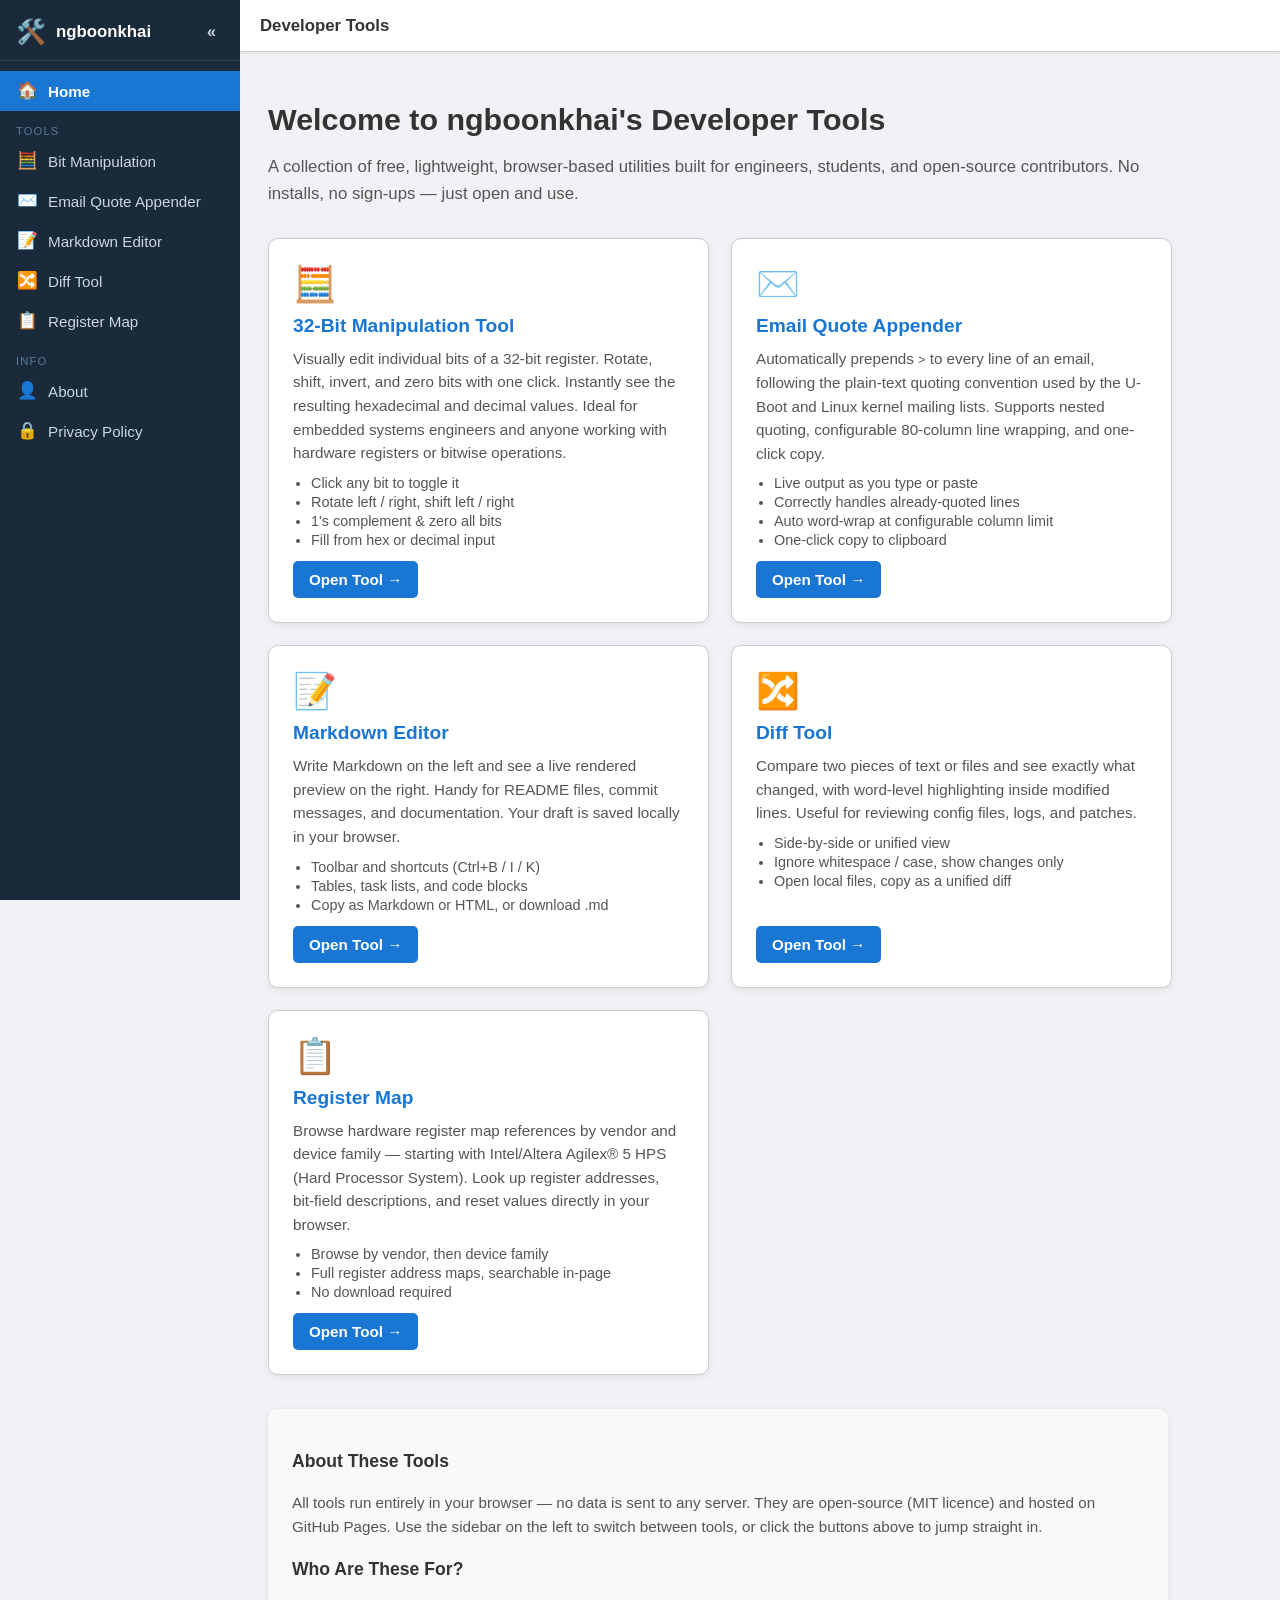
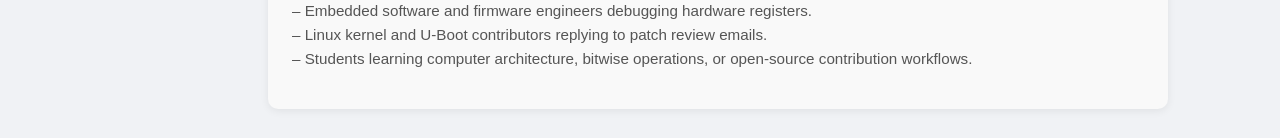
<file: index.html>
<!--
  MIT License
  Copyright (c) 2025 ngboonkhai
-->
<!DOCTYPE html>
<html lang="en">
<head>
  <meta charset="UTF-8">
  <meta name="viewport" content="width=device-width, initial-scale=1.0">
  <title>ngboonkhai – Developer Tools</title>
  <meta name="description" content="Free browser-based developer tools by ngboonkhai — bit manipulation, email quote appender, Markdown editor, diff tool, and more.">
  <link rel="stylesheet" href="style.css">
  <script async src="https://pagead2.googlesyndication.com/pagead/js/adsbygoogle.js?client=ca-pub-5171079448310757"
    crossorigin="anonymous"></script>
</head>
<body>

  <!-- ── Sidebar ────────────────────────────────────── -->
  <nav class="sidebar" id="sidebar">
    <div class="sidebar-header">
      <span class="sidebar-logo">🛠️</span>
      <span class="sidebar-title">ngboonkhai</span>
      <button class="sidebar-collapse" id="sidebarCollapse" aria-label="Collapse menu" title="Collapse menu">«</button>
      <button class="sidebar-close" id="sidebarClose" aria-label="Close menu">✕</button>
    </div>

    <ul class="nav-list">
      <li>
        <a href="#" class="nav-item active" data-view="home" title="Home">
          <span class="nav-icon">🏠</span><span class="nav-label"> Home</span>
        </a>
      </li>
      <li class="nav-section-label">Tools</li>
      <li>
        <a href="#" class="nav-item" data-view="bit-tool" title="Bit Manipulation">
          <span class="nav-icon">🧮</span><span class="nav-label"> Bit Manipulation</span>
        </a>
      </li>
      <li>
        <a href="#" class="nav-item" data-view="quote-tool" title="Email Quote Appender">
          <span class="nav-icon">✉️</span><span class="nav-label"> Email Quote Appender</span>
        </a>
      </li>
      <li>
        <a href="#" class="nav-item" data-view="markdown-tool" title="Markdown Editor">
          <span class="nav-icon">📝</span><span class="nav-label"> Markdown Editor</span>
        </a>
      </li>
      <li>
        <a href="#" class="nav-item" data-view="diff-tool" title="Diff Tool">
          <span class="nav-icon">🔀</span><span class="nav-label"> Diff Tool</span>
        </a>
      </li>
      <li>
        <a href="#" class="nav-item" data-view="regmap-browse" title="Register Map">
          <span class="nav-icon">📋</span><span class="nav-label"> Register Map</span>
        </a>
      </li>
      <li class="nav-section-label">Info</li>
      <li>
        <a href="about.html" class="nav-item" title="About">
          <span class="nav-icon">👤</span><span class="nav-label"> About</span>
        </a>
      </li>
      <li>
        <a href="privacy.html" class="nav-item" title="Privacy Policy">
          <span class="nav-icon">🔒</span><span class="nav-label"> Privacy Policy</span>
        </a>
      </li>
    </ul>
  </nav>

  <!-- ── Overlay (mobile) ───────────────────────────── -->
  <div class="overlay" id="overlay"></div>

  <!-- ── Main ──────────────────────────────────────── -->
  <div class="main-wrapper">
    <header class="topbar">
      <button class="hamburger" id="hamburger" aria-label="Open menu">☰</button>
      <span class="topbar-title" id="topbarTitle">Developer Tools</span>
    </header>

    <!-- Home view -->
    <main class="content" id="viewHome">
      <h1>Welcome to ngboonkhai's Developer Tools</h1>
      <p class="lead">
        A collection of free, lightweight, browser-based utilities built for
        engineers, students, and open-source contributors. No installs, no
        sign-ups — just open and use.
      </p>

      <div class="tool-cards">

        <div class="tool-card">
          <div class="tool-card-icon">🧮</div>
          <h2>32-Bit Manipulation Tool</h2>
          <p>
            Visually edit individual bits of a 32-bit register. Rotate, shift,
            invert, and zero bits with one click. Instantly see the resulting
            hexadecimal and decimal values. Ideal for embedded systems engineers
            and anyone working with hardware registers or bitwise operations.
          </p>
          <ul>
            <li>Click any bit to toggle it</li>
            <li>Rotate left / right, shift left / right</li>
            <li>1's complement &amp; zero all bits</li>
            <li>Fill from hex or decimal input</li>
          </ul>
          <button class="card-btn" data-view="bit-tool">Open Tool →</button>
        </div>

        <div class="tool-card">
          <div class="tool-card-icon">✉️</div>
          <h2>Email Quote Appender</h2>
          <p>
            Automatically prepends <code>&gt;</code> to every line of an email,
            following the plain-text quoting convention used by the U-Boot and
            Linux kernel mailing lists. Supports nested quoting, configurable
            80-column line wrapping, and one-click copy.
          </p>
          <ul>
            <li>Live output as you type or paste</li>
            <li>Correctly handles already-quoted lines</li>
            <li>Auto word-wrap at configurable column limit</li>
            <li>One-click copy to clipboard</li>
          </ul>
          <button class="card-btn" data-view="quote-tool">Open Tool →</button>
        </div>

        <div class="tool-card">
          <div class="tool-card-icon">📝</div>
          <h2>Markdown Editor</h2>
          <p>
            Write Markdown on the left and see a live rendered preview on the
            right. Handy for README files, commit messages, and documentation.
            Your draft is saved locally in your browser.
          </p>
          <ul>
            <li>Toolbar and shortcuts (Ctrl+B / I / K)</li>
            <li>Tables, task lists, and code blocks</li>
            <li>Copy as Markdown or HTML, or download .md</li>
          </ul>
          <button class="card-btn" data-view="markdown-tool">Open Tool →</button>
        </div>

        <div class="tool-card">
          <div class="tool-card-icon">🔀</div>
          <h2>Diff Tool</h2>
          <p>
            Compare two pieces of text or files and see exactly what changed,
            with word-level highlighting inside modified lines. Useful for
            reviewing config files, logs, and patches.
          </p>
          <ul>
            <li>Side-by-side or unified view</li>
            <li>Ignore whitespace / case, show changes only</li>
            <li>Open local files, copy as a unified diff</li>
          </ul>
          <button class="card-btn" data-view="diff-tool">Open Tool →</button>
        </div>

        <div class="tool-card">
          <div class="tool-card-icon">📋</div>
          <h2>Register Map</h2>
          <p>
            Browse hardware register map references by vendor and device
            family — starting with Intel/Altera Agilex® 5 HPS (Hard Processor
            System). Look up register addresses, bit-field descriptions, and
            reset values directly in your browser.
          </p>
          <ul>
            <li>Browse by vendor, then device family</li>
            <li>Full register address maps, searchable in-page</li>
            <li>No download required</li>
          </ul>
          <button class="card-btn" data-view="regmap-browse">Open Tool →</button>
        </div>

      </div>

      <div class="tool-info">
        <h2>About These Tools</h2>
        <p>
          All tools run entirely in your browser — no data is sent to any server.
          They are open-source (MIT licence) and hosted on GitHub Pages.
          Use the sidebar on the left to switch between tools, or click the
          buttons above to jump straight in.
        </p>
        <h2>Who Are These For?</h2>
        <p>
          – Embedded software and firmware engineers debugging hardware registers.<br>
          – Linux kernel and U-Boot contributors replying to patch review emails.<br>
          – Students learning computer architecture, bitwise operations, or
          open-source contribution workflows.
        </p>
      </div>
    </main>

    <!-- Register Map browse view (vendor → device picker) -->
    <main class="content hidden" id="viewRegmapBrowse">
      <nav class="breadcrumb" id="regmapBreadcrumb" aria-label="Breadcrumb"></nav>
      <h1 id="regmapBrowseTitle">Register Map</h1>
      <p class="lead" id="regmapBrowseLead">
        Choose a vendor to browse its available register map references.
      </p>
      <div class="tool-cards" id="regmapCards"></div>
      <p class="disclaimer">
        <strong>Disclaimer:</strong> Register map data shown here is sourced
        from each vendor's official documentation and is provided as-is for
        convenience only. We take no responsibility for the accuracy,
        completeness, or currency of this data — you are solely responsible
        for verifying it against the official source before relying on it.
        For the Agilex® 5 HPS register map, the original document is
        published by Altera at
        <a href="https://docs.altera.com/v/u/resources/775831/agilextm-5-hps-register-map" target="_blank" rel="noopener">
          docs.altera.com</a>, where you can also download it directly.
      </p>
    </main>

    <!-- Tool iframes (hidden until selected) -->
    <div class="iframe-view hidden" id="viewBitTool">
      <iframe src="tools/web.bit-manipulation-tool/index.html"
              title="32-Bit Manipulation Tool"
              loading="lazy"></iframe>
    </div>
    <div class="iframe-view hidden" id="viewQuoteTool">
      <iframe src="tools/web.email-quote-appender/index.html"
              title="Email Quote Appender"
              loading="lazy"></iframe>
    </div>
    <div class="iframe-view hidden" id="viewMarkdownTool">
      <iframe src="tools/markdown-editor/index.html"
              title="Markdown Editor"
              loading="lazy"></iframe>
    </div>
    <div class="iframe-view hidden" id="viewDiffTool">
      <iframe src="tools/diff-tool/index.html"
              title="Diff Tool"
              loading="lazy"></iframe>
    </div>
    <div class="iframe-view hidden" id="viewRegmapFrame">
      <div class="iframe-toolbar">
        <button type="button" class="back-btn" id="regmapBackBtn">← Back to Register Map</button>
        <span class="iframe-toolbar-disclaimer">
          Data provided as-is, no responsibility taken — see
          <a href="#" id="regmapSourceLink" target="_blank" rel="noopener">official source</a>.
        </span>
        <a href="#" id="regmapNewTabLink" target="_blank" rel="noopener" class="new-tab-link">Open in new tab ↗</a>
      </div>
      <div class="iframe-loading" id="regmapLoading">Loading register map… this file is large and may take a moment.</div>
      <iframe id="regmapIframe" title="Register Map" loading="eager"></iframe>
    </div>

  </div><!-- /.main-wrapper -->

  <script src="script.js"></script>
</body>
</html>
</file>
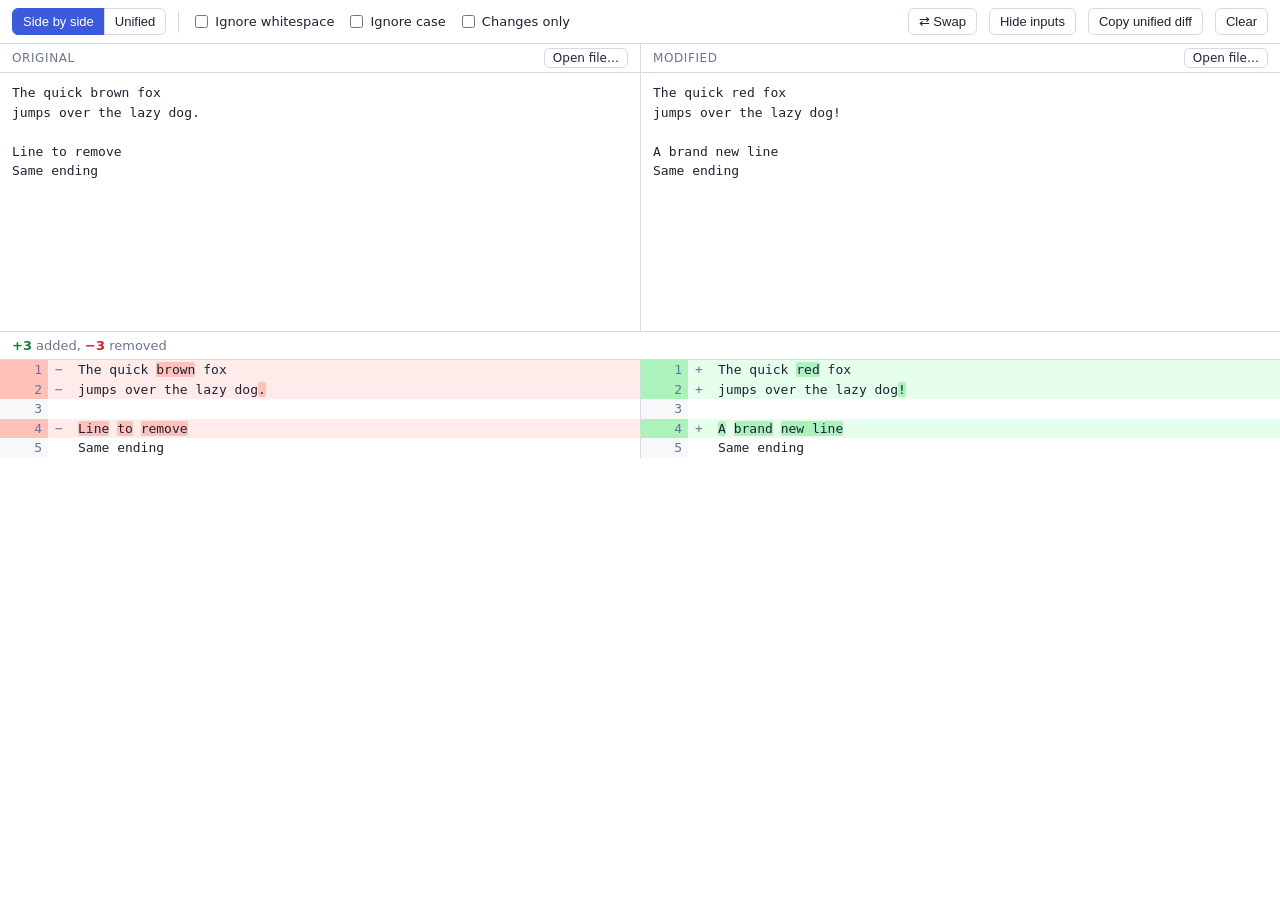
<file: tools/diff-tool/index.html>
<!--
  MIT License
  Copyright (c) 2025 ngboonkhai
-->
<!DOCTYPE html>
<html lang="en">
<head>
<meta charset="UTF-8">
<meta name="viewport" content="width=device-width, initial-scale=1.0">
<title>Diff Tool</title>
<style>
  :root { --bg:#f4f6fb; --panel:#fff; --border:#d5dae6; --accent:#3b5bdb; --text:#1c2333; --muted:#6b7490;
          --add-bg:#e6ffec; --add-strong:#abf2bc; --del-bg:#ffebe9; --del-strong:#ffc1ba; --chg-gutter:#f6f8fa; }
  * { box-sizing: border-box; }
  html, body { height: 100%; margin: 0; }
  body { display: flex; flex-direction: column; background: var(--bg); color: var(--text);
         font-family: system-ui, -apple-system, "Segoe UI", Roboto, sans-serif; }
  .toolbar { display: flex; flex-wrap: wrap; gap: 8px 12px; align-items: center; padding: 8px 12px;
             background: var(--panel); border-bottom: 1px solid var(--border); font-size: 13px; }
  .toolbar button, .file-btn { padding: 5px 10px; border: 1px solid var(--border); background: #fff; color: var(--text);
                    border-radius: 6px; cursor: pointer; font-size: 13px; }
  .toolbar button:hover, .file-btn:hover { border-color: var(--accent); color: var(--accent); }
  .toolbar label { display: inline-flex; align-items: center; gap: 4px; cursor: pointer; }
  .toolbar .sep { width: 1px; height: 22px; background: var(--border); }
  .toolbar .spacer { flex: 1; }
  .seg { display: inline-flex; }
  .seg button { border-radius: 0; margin-left: -1px; }
  .seg button:first-child { border-radius: 6px 0 0 6px; margin-left: 0; }
  .seg button:last-child { border-radius: 0 6px 6px 0; }
  .seg button.on { background: var(--accent); color: #fff; border-color: var(--accent); }
  .seg button.on:hover { color: #fff; }

  .inputs { display: grid; grid-template-columns: 1fr 1fr; height: 32%; min-height: 120px; border-bottom: 1px solid var(--border); }
  .inputs.collapsed { display: none; }
  .in-pane { display: flex; flex-direction: column; min-width: 0; min-height: 0; }
  .in-pane + .in-pane { border-left: 1px solid var(--border); }
  .pane-title { display: flex; align-items: center; justify-content: space-between; padding: 4px 12px; font-size: 12px;
                text-transform: uppercase; letter-spacing: .05em; color: var(--muted); background: var(--panel);
                border-bottom: 1px solid var(--border); }
  .file-btn { text-transform: none; letter-spacing: 0; font-size: 12px; padding: 2px 8px; }
  .file-btn input { display: none; }
  textarea { flex: 1; width: 100%; border: 0; resize: none; padding: 10px 12px; outline: none; white-space: pre;
             font: 13px/1.5 ui-monospace, SFMono-Regular, Menlo, Consolas, monospace; background: #fff; color: var(--text); tab-size: 4; }

  .summary { padding: 6px 12px; font-size: 13px; background: var(--panel); border-bottom: 1px solid var(--border); color: var(--muted); }
  .summary .add { color: #1a7f37; font-weight: 600; }
  .summary .del { color: #cf222e; font-weight: 600; }
  .summary .same { color: #1a7f37; font-weight: 600; }
  #result { flex: 1; overflow: auto; background: #fff; min-height: 0; }
  table.diff { border-collapse: collapse; width: 100%; table-layout: fixed;
               font: 13px/1.5 ui-monospace, SFMono-Regular, Menlo, Consolas, monospace; }
  table.diff td { padding: 0 8px; vertical-align: top; white-space: pre-wrap; overflow-wrap: anywhere; }
  table.diff td.no { width: 48px; text-align: right; color: var(--muted); background: var(--chg-gutter); user-select: none; padding: 0 6px; }
  table.diff td.mk { width: 22px; text-align: center; color: var(--muted); user-select: none; padding: 0; }
  table.diff td.add { background: var(--add-bg); }
  table.diff td.del { background: var(--del-bg); }
  table.diff td.empty { background: var(--chg-gutter); }
  table.diff td.no.add { background: var(--add-strong); }
  table.diff td.no.del { background: var(--del-strong); }
  table.diff td.l { border-right: 1px solid var(--border); }
  table.diff mark.a { background: var(--add-strong); color: inherit; border-radius: 2px; }
  table.diff mark.d { background: var(--del-strong); color: inherit; border-radius: 2px; }
  table.diff tr.skip td { background: #ddf4ff; color: #0550ae; text-align: center; font-style: italic; padding: 3px; cursor: pointer; }
  .placeholder { padding: 24px; color: var(--muted); text-align: center; }
  @media (max-width: 720px) { .inputs { grid-template-columns: 1fr; height: 45%; } .in-pane + .in-pane { border-left: 0; border-top: 1px solid var(--border); } }
</style>
</head>
<body>

<div class="toolbar">
  <span class="seg" role="group" aria-label="View mode">
    <button id="vSplit" class="on">Side by side</button>
    <button id="vUnified">Unified</button>
  </span>
  <span class="sep"></span>
  <label><input type="checkbox" id="optWs"> Ignore whitespace</label>
  <label><input type="checkbox" id="optCase"> Ignore case</label>
  <label><input type="checkbox" id="optCtx"> Changes only</label>
  <span class="spacer"></span>
  <button id="swap" title="Swap original and modified">⇄ Swap</button>
  <button id="toggleInputs">Hide inputs</button>
  <button id="copyPatch">Copy unified diff</button>
  <button id="clear">Clear</button>
</div>

<div class="inputs" id="inputs">
  <div class="in-pane">
    <div class="pane-title"><span>Original</span><label class="file-btn">Open file…<input type="file" id="fileA"></label></div>
    <textarea id="taA" spellcheck="false" placeholder="Paste the original text here…"></textarea>
  </div>
  <div class="in-pane">
    <div class="pane-title"><span>Modified</span><label class="file-btn">Open file…<input type="file" id="fileB"></label></div>
    <textarea id="taB" spellcheck="false" placeholder="Paste the modified text here…"></textarea>
  </div>
</div>

<div class="summary" id="summary"></div>
<div id="result"></div>

<script>
(function () {
  const $ = id => document.getElementById(id);
  const taA = $('taA'), taB = $('taB'), result = $('result'), summary = $('summary');
  const optWs = $('optWs'), optCase = $('optCase'), optCtx = $('optCtx');
  const CONTEXT = 3;
  const MAX_CELLS = 16e6; // cap on the LCS table size to keep the page responsive
  let mode = 'split';
  let lastOps = [];

  const esc = s => s.replace(/&/g, '&amp;').replace(/</g, '&lt;').replace(/>/g, '&gt;');
  const toLines = t => { if (!t) return []; const l = t.replace(/\r\n?/g, '\n').split('\n'); if (l[l.length - 1] === '') l.pop(); return l; };

  function keyOf(s) {
    if (optWs.checked) s = s.trim().replace(/\s+/g, ' ');
    if (optCase.checked) s = s.toLowerCase();
    return s;
  }

  // Generic LCS diff over two key arrays. Returns [{t:'eq'|'del'|'add', i, j}] with indexes into a/b.
  function diffSeq(ka, kb) {
    const n = ka.length, m = kb.length;
    let s = 0;
    while (s < n && s < m && ka[s] === kb[s]) s++;
    let e = 0;
    while (e < n - s && e < m - s && ka[n - 1 - e] === kb[m - 1 - e]) e++;
    const ops = [];
    for (let k = 0; k < s; k++) ops.push({ t: 'eq', i: k, j: k });

    const N = n - s - e, M = m - s - e;
    if (N && M && N * M > MAX_CELLS) {
      for (let k = 0; k < N; k++) ops.push({ t: 'del', i: s + k });
      for (let k = 0; k < M; k++) ops.push({ t: 'add', j: s + k });
    } else if (!N || !M) {
      for (let k = 0; k < N; k++) ops.push({ t: 'del', i: s + k });
      for (let k = 0; k < M; k++) ops.push({ t: 'add', j: s + k });
    } else {
      const W = M + 1;
      const dp = new Uint32Array((N + 1) * W);
      for (let x = N - 1; x >= 0; x--) {
        for (let y = M - 1; y >= 0; y--) {
          dp[x * W + y] = ka[s + x] === kb[s + y] ? dp[(x + 1) * W + y + 1] + 1
            : Math.max(dp[(x + 1) * W + y], dp[x * W + y + 1]);
        }
      }
      let x = 0, y = 0;
      while (x < N && y < M) {
        if (ka[s + x] === kb[s + y]) { ops.push({ t: 'eq', i: s + x, j: s + y }); x++; y++; }
        else if (dp[(x + 1) * W + y] >= dp[x * W + y + 1]) ops.push({ t: 'del', i: s + x++ });
        else ops.push({ t: 'add', j: s + y++ });
      }
      while (x < N) ops.push({ t: 'del', i: s + x++ });
      while (y < M) ops.push({ t: 'add', j: s + y++ });
    }
    for (let k = e; k > 0; k--) ops.push({ t: 'eq', i: n - k, j: m - k });
    return ops;
  }

  // Word-level highlight for a changed line pair.
  function wordDiff(a, b) {
    const tok = s => s.match(/\s+|\w+|[^\w\s]/g) || [];
    const ta = tok(a), tb = tok(b);
    if (ta.length * tb.length > 250000) return [esc(a), esc(b)];
    const ops = diffSeq(ta, tb);
    let l = '', r = '';
    const flush = (arr, cls) => arr.length ? '<mark class="' + cls + '">' + esc(arr.join('')) + '</mark>' : '';
    let dels = [], adds = [];
    const settle = () => { l += flush(dels, 'd'); r += flush(adds, 'a'); dels = []; adds = []; };
    ops.forEach(o => {
      if (o.t === 'eq') { settle(); l += esc(ta[o.i]); r += esc(tb[o.j]); }
      else if (o.t === 'del') dels.push(ta[o.i]);
      else adds.push(tb[o.j]);
    });
    settle();
    return [l, r];
  }

  // Turn ops into display rows, pairing deleted/added lines inside each change block.
  function buildRows(ops, A, B) {
    const rows = [];
    let k = 0;
    while (k < ops.length) {
      if (ops[k].t === 'eq') {
        rows.push({ t: 'eq', l: esc(A[ops[k].i]), r: esc(B[ops[k].j]), ln: ops[k].i + 1, rn: ops[k].j + 1 });
        k++; continue;
      }
      const dels = [], adds = [];
      while (k < ops.length && ops[k].t !== 'eq') { (ops[k].t === 'del' ? dels : adds).push(ops[k]); k++; }
      const p = Math.min(dels.length, adds.length);
      for (let q = 0; q < p; q++) {
        const [l, r] = wordDiff(A[dels[q].i], B[adds[q].j]);
        rows.push({ t: 'chg', l, r, ln: dels[q].i + 1, rn: adds[q].j + 1 });
      }
      for (let q = p; q < dels.length; q++) rows.push({ t: 'del', l: esc(A[dels[q].i]), ln: dels[q].i + 1 });
      for (let q = p; q < adds.length; q++) rows.push({ t: 'add', r: esc(B[adds[q].j]), rn: adds[q].j + 1 });
    }
    return rows;
  }

  // Collapse long runs of unchanged rows into a clickable placeholder.
  function collapse(rows) {
    if (!optCtx.checked) return rows.map(r => ({ row: r }));
    const keep = new Array(rows.length).fill(false);
    rows.forEach((r, i) => {
      if (r.t === 'eq') return;
      for (let d = -CONTEXT; d <= CONTEXT; d++) if (rows[i + d]) keep[i + d] = true;
    });
    const out = [];
    for (let i = 0; i < rows.length; i++) {
      if (keep[i]) { out.push({ row: rows[i] }); continue; }
      let j = i;
      while (j < rows.length && !keep[j]) j++;
      out.push({ skip: rows.slice(i, j) });
      i = j - 1;
    }
    return out;
  }

  const cell = (cls, no, mk, html) =>
    '<td class="no ' + cls + '">' + (no || '') + '</td><td class="mk ' + cls + '">' + mk + '</td><td class="' + cls + '">' + (html || '') + '</td>';

  function rowHtml(r) {
    if (mode === 'split') {
      let left, right;
      if (r.t === 'eq') { left = cell('', r.ln, '', r.l); right = cell('', r.rn, '', r.r); }
      else if (r.t === 'chg') { left = cell('del', r.ln, '−', r.l); right = cell('add', r.rn, '+', r.r); }
      else if (r.t === 'del') { left = cell('del', r.ln, '−', r.l); right = cell('empty', '', '', ''); }
      else { left = cell('empty', '', '', ''); right = cell('add', r.rn, '+', r.r); }
      return '<tr>' + left + right + '</tr>';
    }
    // Unified: changed pairs expand into a removed line followed by an added line.
    const u = (cls, ln, rn, mk, html) =>
      '<tr><td class="no ' + cls + '">' + (ln || '') + '</td><td class="no ' + cls + '">' + (rn || '') + '</td><td class="mk ' + cls + '">' + mk + '</td><td class="' + cls + '">' + html + '</td></tr>';
    if (r.t === 'eq') return u('', r.ln, r.rn, '', r.l);
    if (r.t === 'chg') return u('del', r.ln, '', '−', r.l) + u('add', '', r.rn, '+', r.r);
    if (r.t === 'del') return u('del', r.ln, '', '−', r.l);
    return u('add', '', r.rn, '+', r.r);
  }

  function unifiedPatch(ops, A, B) {
    const changed = [];
    ops.forEach((o, i) => { if (o.t !== 'eq') changed.push(i); });
    if (!changed.length) return '';
    const hunks = [];
    changed.forEach(i => {
      const s = Math.max(0, i - CONTEXT), e = Math.min(ops.length - 1, i + CONTEXT);
      const last = hunks[hunks.length - 1];
      if (last && s <= last[1] + 1) last[1] = e; else hunks.push([s, e]);
    });
    const out = ['--- original', '+++ modified'];
    hunks.forEach(([s, e]) => {
      let aBefore = 0, bBefore = 0, aCnt = 0, bCnt = 0;
      for (let k = 0; k < s; k++) { if (ops[k].t !== 'add') aBefore++; if (ops[k].t !== 'del') bBefore++; }
      const body = [];
      for (let k = s; k <= e; k++) {
        const o = ops[k];
        if (o.t === 'eq') { body.push(' ' + A[o.i]); aCnt++; bCnt++; }
        else if (o.t === 'del') { body.push('-' + A[o.i]); aCnt++; }
        else { body.push('+' + B[o.j]); bCnt++; }
      }
      out.push('@@ -' + (aCnt ? aBefore + 1 : aBefore) + ',' + aCnt + ' +' + (bCnt ? bBefore + 1 : bBefore) + ',' + bCnt + ' @@');
      out.push(...body);
    });
    return out.join('\n') + '\n';
  }

  function compare() {
    const A = toLines(taA.value), B = toLines(taB.value);
    if (!A.length && !B.length) {
      lastOps = [];
      summary.textContent = '';
      result.innerHTML = '<div class="placeholder">Paste or open two texts above to compare them.</div>';
      return;
    }
    const ops = diffSeq(A.map(keyOf), B.map(keyOf));
    lastOps = { ops, A, B };
    const adds = ops.filter(o => o.t === 'add').length, dels = ops.filter(o => o.t === 'del').length;

    if (!adds && !dels) {
      summary.innerHTML = '<span class="same">✓ No differences</span>' + (A.join('\n') !== B.join('\n') ? ' (ignoring the selected options)' : '');
    } else {
      summary.innerHTML = '<span class="add">+' + adds + '</span> added, <span class="del">−' + dels + '</span> removed';
    }

    const items = collapse(buildRows(ops, A, B));
    const cols = mode === 'split' ? 6 : 4;
    const colgroup = mode === 'split' ? '<colgroup><col style="width:48px"><col style="width:22px"><col><col style="width:48px"><col style="width:22px"><col></colgroup>'
      : '<colgroup><col style="width:48px"><col style="width:48px"><col style="width:22px"><col></colgroup>';
    const body = items.map((it, idx) => it.row ? rowHtml(it.row)
      : '<tr class="skip" data-skip="' + idx + '"><td colspan="' + cols + '">⋯ ' + it.skip.length + ' unchanged line' + (it.skip.length === 1 ? '' : 's') + ' (click to expand)</td></tr>').join('');
    result.innerHTML = '<table class="diff">' + colgroup + '<tbody>' + body + '</tbody></table>';

    result.querySelectorAll('tr.skip').forEach(tr => tr.addEventListener('click', () => {
      tr.outerHTML = items[+tr.dataset.skip].skip.map(rowHtml).join('');
    }));
    if (mode === 'split') result.querySelectorAll('tr').forEach(tr => { const c = tr.children[2]; if (c) c.classList.add('l'); });
  }

  let timer;
  const schedule = () => { clearTimeout(timer); timer = setTimeout(compare, 150); };

  [taA, taB].forEach(t => t.addEventListener('input', schedule));
  [optWs, optCase, optCtx].forEach(o => o.addEventListener('change', compare));

  function setMode(m) {
    mode = m;
    $('vSplit').classList.toggle('on', m === 'split');
    $('vUnified').classList.toggle('on', m === 'unified');
    compare();
  }
  $('vSplit').addEventListener('click', () => setMode('split'));
  $('vUnified').addEventListener('click', () => setMode('unified'));

  $('swap').addEventListener('click', () => { const t = taA.value; taA.value = taB.value; taB.value = t; compare(); });
  $('clear').addEventListener('click', () => { taA.value = ''; taB.value = ''; compare(); });
  $('toggleInputs').addEventListener('click', e => {
    const c = $('inputs').classList.toggle('collapsed');
    e.currentTarget.textContent = c ? 'Show inputs' : 'Hide inputs';
  });

  $('copyPatch').addEventListener('click', async e => {
    const btn = e.currentTarget, old = btn.textContent;
    const patch = lastOps.ops ? unifiedPatch(lastOps.ops, lastOps.A, lastOps.B) : '';
    if (!patch) { btn.textContent = 'Nothing to copy'; setTimeout(() => { btn.textContent = old; }, 1200); return; }
    try { await navigator.clipboard.writeText(patch); }
    catch (err) {
      const ta = document.createElement('textarea');
      ta.value = patch; document.body.appendChild(ta); ta.select();
      document.execCommand('copy'); ta.remove();
    }
    btn.textContent = 'Copied ✓';
    setTimeout(() => { btn.textContent = old; }, 1200);
  });

  function loadFile(input, target) {
    input.addEventListener('change', () => {
      const f = input.files[0];
      if (!f) return;
      const rd = new FileReader();
      rd.onload = () => { target.value = rd.result; input.value = ''; compare(); };
      rd.readAsText(f);
    });
  }
  loadFile($('fileA'), taA);
  loadFile($('fileB'), taB);

  taA.value = 'The quick brown fox\njumps over the lazy dog.\n\nLine to remove\nSame ending\n';
  taB.value = 'The quick red fox\njumps over the lazy dog!\n\nA brand new line\nSame ending\n';
  compare();
})();
</script>
</body>
</html>
</file>
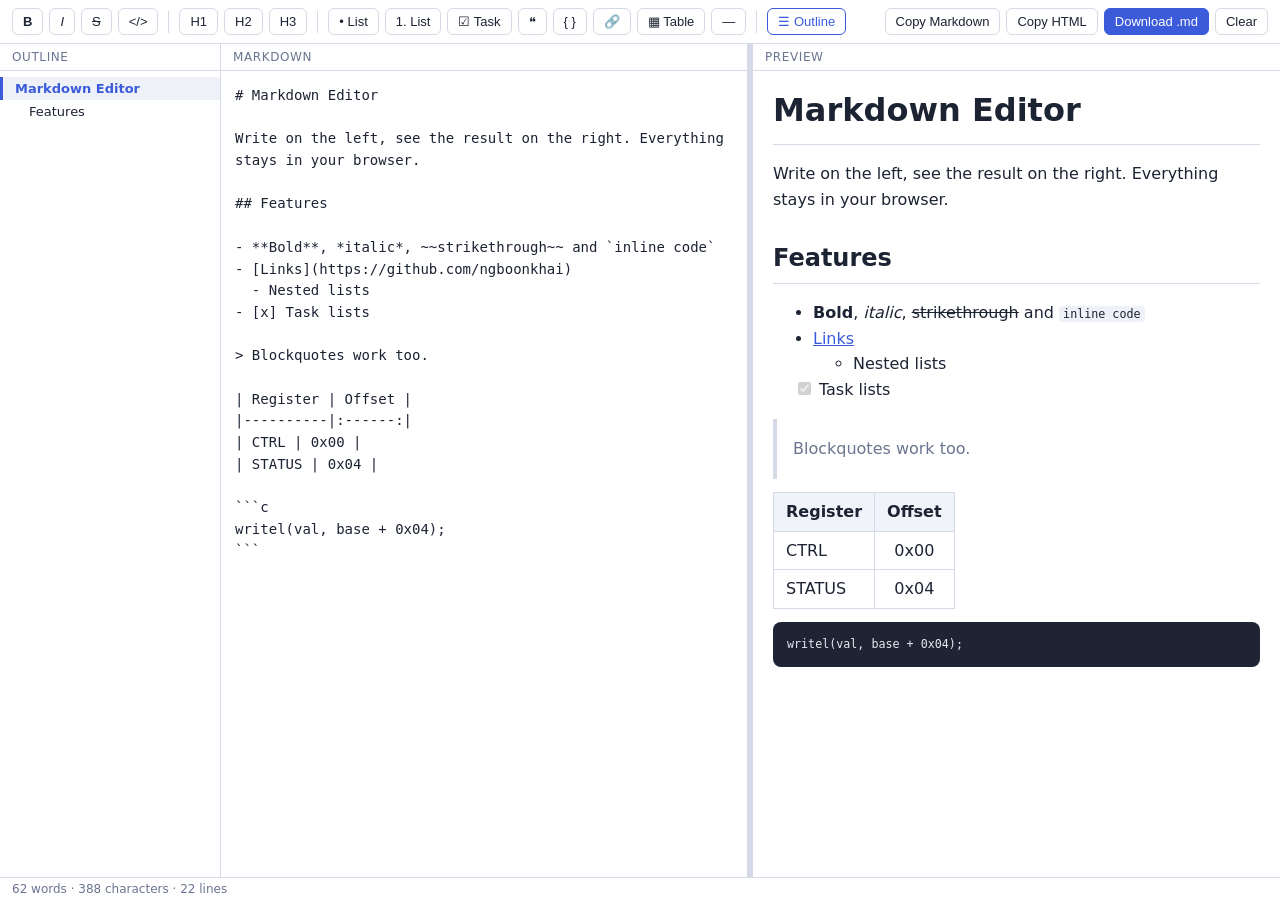
<file: tools/markdown-editor/index.html>
<!--
  MIT License
  Copyright (c) 2025 ngboonkhai
-->
<!DOCTYPE html>
<html lang="en">
<head>
<meta charset="UTF-8">
<meta name="viewport" content="width=device-width, initial-scale=1.0">
<title>Markdown Editor</title>
<style>
  :root { --bg:#f4f6fb; --panel:#fff; --border:#d5dae6; --accent:#3b5bdb; --text:#1c2333; --muted:#6b7490; }
  * { box-sizing: border-box; }
  html, body { height: 100%; margin: 0; }
  body { display: flex; flex-direction: column; background: var(--bg); color: var(--text);
         font-family: system-ui, -apple-system, "Segoe UI", Roboto, sans-serif; }
  .toolbar { display: flex; flex-wrap: wrap; gap: 6px; align-items: center; padding: 8px 12px;
             background: var(--panel); border-bottom: 1px solid var(--border); }
  .toolbar button { padding: 5px 10px; border: 1px solid var(--border); background: #fff; color: var(--text);
                    border-radius: 6px; cursor: pointer; font-size: 13px; }
  .toolbar button:hover { border-color: var(--accent); color: var(--accent); }
  .toolbar .sep { width: 1px; height: 22px; background: var(--border); margin: 0 4px; }
  .toolbar .spacer { flex: 1; }
  .toolbar .primary { background: var(--accent); color: #fff; border-color: var(--accent); }
  .toolbar .primary:hover { color: #fff; opacity: .9; }
  .panes { --ow: 220px; --lf: .5fr; --rf: .5fr; flex: 1; display: grid; min-height: 0;
           grid-template-columns: var(--ow) minmax(0, var(--lf)) 6px minmax(0, var(--rf)); }
  /* Hidden outline keeps its (zero-width) grid slot so the other columns do not shift. */
  .panes.no-outline { --ow: 0px; }
  .panes.no-outline #outlinePane { overflow: hidden; border: 0; }
  .divider { background: var(--border); cursor: col-resize; touch-action: none; position: relative; }
  .divider:hover, .divider.active { background: var(--accent); }
  body.dragging { user-select: none; cursor: col-resize; }
  body.dragging.vertical { cursor: row-resize; }
  #outline { flex: 1; overflow: auto; padding: 6px 0; background: var(--panel); margin: 0; list-style: none; font-size: 13px; }
  #outline li a { display: block; padding: 4px 12px; color: var(--text); text-decoration: none; cursor: pointer;
                  white-space: nowrap; overflow: hidden; text-overflow: ellipsis; border-left: 3px solid transparent; }
  #outline li a:hover { background: #eef1f8; }
  #outline li a.active { border-left-color: var(--accent); background: #eef1f8; color: var(--accent); font-weight: 600; }
  #outline li.lvl-1 a { font-weight: 600; }
  #outline .empty { padding: 10px 12px; color: var(--muted); }
  .toolbar button.on { border-color: var(--accent); color: var(--accent); }
  .pane { display: flex; flex-direction: column; min-height: 0; min-width: 0; }
  .pane + .pane { border-left: 1px solid var(--border); }
  .pane-title { padding: 6px 12px; font-size: 12px; text-transform: uppercase; letter-spacing: .05em;
                color: var(--muted); background: var(--panel); border-bottom: 1px solid var(--border); }
  textarea { flex: 1; width: 100%; border: 0; resize: none; padding: 14px; outline: none;
             font: 14px/1.55 ui-monospace, SFMono-Regular, Menlo, Consolas, monospace; background: #fff; color: var(--text);
             tab-size: 2; }
  #preview { flex: 1; overflow: auto; padding: 14px 20px; background: #fff; line-height: 1.6; overflow-wrap: anywhere; }
  #preview h1, #preview h2 { border-bottom: 1px solid var(--border); padding-bottom: .25em; }
  #preview h1, #preview h2, #preview h3, #preview h4, #preview h5, #preview h6 { margin: 1.1em 0 .5em; }
  #preview > :first-child { margin-top: 0; }
  #preview code { background: #eef1f8; padding: .1em .35em; border-radius: 4px; font-size: .9em; }
  #preview pre { background: #1e2433; color: #e6e9f2; padding: 12px 14px; border-radius: 8px; overflow: auto; }
  #preview pre code { background: none; padding: 0; color: inherit; }
  #preview blockquote { margin: .8em 0; padding: .1em 1em; border-left: 4px solid var(--border); color: var(--muted); }
  #preview table { border-collapse: collapse; margin: .8em 0; }
  #preview th, #preview td { border: 1px solid var(--border); padding: 6px 12px; }
  #preview th { background: #f0f3fa; }
  #preview img { max-width: 100%; }
  #preview hr { border: 0; border-top: 1px solid var(--border); margin: 1.2em 0; }
  #preview a { color: var(--accent); }
  #preview li.task { list-style: none; margin-left: -1.2em; }
  .status { padding: 4px 12px; font-size: 12px; color: var(--muted); background: var(--panel); border-top: 1px solid var(--border); }
  @media (max-width: 720px) {
    .panes { grid-template-columns: minmax(0, 1fr); grid-template-rows: auto minmax(0, var(--lf)) 6px minmax(0, var(--rf)); }
    #outlinePane { max-height: 140px; }
    .panes.no-outline #outlinePane { max-height: 0; }
    .divider { cursor: row-resize; }
    .pane + .pane { border-left: 0; border-top: 1px solid var(--border); }
  }
</style>
</head>
<body>

<div class="toolbar">
  <button data-act="bold" title="Bold (Ctrl+B)"><b>B</b></button>
  <button data-act="italic" title="Italic (Ctrl+I)"><i>I</i></button>
  <button data-act="strike" title="Strikethrough"><s>S</s></button>
  <button data-act="code" title="Inline code">&lt;/&gt;</button>
  <span class="sep"></span>
  <button data-act="h1" title="Heading 1">H1</button>
  <button data-act="h2" title="Heading 2">H2</button>
  <button data-act="h3" title="Heading 3">H3</button>
  <span class="sep"></span>
  <button data-act="ul" title="Bullet list">• List</button>
  <button data-act="ol" title="Numbered list">1. List</button>
  <button data-act="task" title="Task list">☑ Task</button>
  <button data-act="quote" title="Quote">❝</button>
  <button data-act="codeblock" title="Code block">{ }</button>
  <button data-act="link" title="Link (Ctrl+K)">🔗</button>
  <button data-act="table" title="Insert table">▦ Table</button>
  <button data-act="hr" title="Horizontal rule">―</button>
  <span class="sep"></span>
  <button id="toggleOutline" class="on" title="Show/hide outline">☰ Outline</button>
  <span class="spacer"></span>
  <button id="copyMd">Copy Markdown</button>
  <button id="copyHtml">Copy HTML</button>
  <button id="download" class="primary">Download .md</button>
  <button id="clear">Clear</button>
</div>

<div class="panes" id="panes">
  <div class="pane" id="outlinePane">
    <div class="pane-title">Outline</div>
    <ul id="outline"></ul>
  </div>
  <div class="pane">
    <div class="pane-title">Markdown</div>
    <textarea id="editor" spellcheck="false" placeholder="Type or paste Markdown here…"></textarea>
  </div>
  <div class="divider" id="divider" role="separator" aria-orientation="vertical" title="Drag to resize"></div>
  <div class="pane">
    <div class="pane-title">Preview</div>
    <div id="preview"></div>
  </div>
</div>
<div class="status" id="status"></div>

<script>
(function () {
  const editor = document.getElementById('editor');
  const preview = document.getElementById('preview');
  const statusEl = document.getElementById('status');
  const STORE = 'mdEditorContent';

  const SAMPLE = [
    '# Markdown Editor', '',
    'Write on the left, see the result on the right. Everything stays in your browser.', '',
    '## Features', '',
    '- **Bold**, *italic*, ~~strikethrough~~ and `inline code`',
    '- [Links](https://github.com/ngboonkhai)',
    '  - Nested lists',
    '- [x] Task lists', '',
    '> Blockquotes work too.', '',
    '| Register | Offset |', '|----------|:------:|', '| CTRL | 0x00 |', '| STATUS | 0x04 |', '',
    '```c', 'writel(val, base + 0x04);', '```', ''
  ].join('\n');

  const esc = s => s.replace(/&/g, '&amp;').replace(/</g, '&lt;').replace(/>/g, '&gt;').replace(/"/g, '&quot;');
  const safeUrl = u => /^\s*(javascript|data|vbscript):/i.test(u) ? '#' : u;

  // Inline formatting: code spans are stashed first so their contents are not parsed.
  function inline(text) {
    const stash = [];
    text = text.replace(/(`+)([\s\S]*?[^`])\1(?!`)/g, (_, __, code) => {
      stash.push('<code>' + esc(code.trim()) + '</code>');
      return '\u0000' + (stash.length - 1) + '\u0000';
    });
    text = esc(text);
    text = text
      .replace(/!\[([^\]]*)\]\(([^)\s]+)(?:\s+&quot;(.*?)&quot;)?\)/g,
        (_, alt, src, t) => '<img src="' + safeUrl(src) + '" alt="' + alt + '"' + (t ? ' title="' + t + '"' : '') + '>')
      .replace(/\[([^\]]+)\]\(([^)\s]+)(?:\s+&quot;(.*?)&quot;)?\)/g,
        (_, label, href, t) => '<a href="' + safeUrl(href) + '" target="_blank" rel="noopener"' + (t ? ' title="' + t + '"' : '') + '>' + label + '</a>')
      .replace(/(^|[\s(])(https?:\/\/[^\s<)]+)/g, '$1<a href="$2" target="_blank" rel="noopener">$2</a>')
      .replace(/\*\*\*(.+?)\*\*\*/g, '<strong><em>$1</em></strong>')
      .replace(/\*\*(.+?)\*\*|__(.+?)__/g, (_, a, b) => '<strong>' + (a || b) + '</strong>')
      .replace(/\*(?!\s)(.+?)\*|(^|\W)_(?!\s)(.+?)_(?=\W|$)/g, (m, a, pre, b) => a ? '<em>' + a + '</em>' : pre + '<em>' + b + '</em>')
      .replace(/~~(.+?)~~/g, '<del>$1</del>')
      .replace(/ {2,}\n/g, '<br>\n');
    return text.replace(/\u0000(\d+)\u0000/g, (_, i) => stash[+i]);
  }

  const isBlockStart = l =>
    /^(#{1,6}\s|>|\s*([-*+]|\d+\.)\s|```|\s*([-*_]\s*){3,}$)/.test(l);

  function splitRow(row) {
    return row.trim().replace(/^\||\|$/g, '').split('|').map(c => c.trim());
  }

  function render(md, nested) {
    const lines = md.replace(/\r\n?/g, '\n').split('\n');
    const out = [];
    let i = 0;

    function list(indent) {
      const first = lines[i].match(/^(\s*)([-*+]|\d+\.)\s+/);
      const ordered = /\d/.test(first[2]);
      let html = ordered ? '<ol>' : '<ul>';
      while (i < lines.length) {
        const m = lines[i].match(/^(\s*)([-*+]|\d+\.)\s+(.*)$/);
        if (!m) break;
        const ind = m[1].replace(/\t/g, '  ').length;
        if (ind < indent) break;
        if (ind > indent) { html = html.replace(/<\/li>$/, '') + list(ind) + '</li>'; continue; }
        let body = m[3];
        let cls = '';
        const t = body.match(/^\[([ xX])\]\s+(.*)$/);
        if (t) {
          cls = ' class="task"';
          body = '<input type="checkbox" disabled' + (t[1] !== ' ' ? ' checked' : '') + '> ' + inline(t[2]);
        } else body = inline(body);
        html += '<li' + cls + '>' + body + '</li>';
        i++;
      }
      return html + (ordered ? '</ol>' : '</ul>');
    }

    while (i < lines.length) {
      const line = lines[i];
      if (!line.trim()) { i++; continue; }

      const fence = line.match(/^```\s*([\w+-]*)/);
      if (fence) {
        const buf = [];
        i++;
        while (i < lines.length && !/^```\s*$/.test(lines[i])) buf.push(lines[i++]);
        i++;
        out.push('<pre><code' + (fence[1] ? ' class="language-' + esc(fence[1]) + '"' : '') + '>' + esc(buf.join('\n')) + '</code></pre>');
        continue;
      }
      const h = line.match(/^(#{1,6})\s+(.*?)\s*#*\s*$/);
      if (h) {
        out.push('<h' + h[1].length + (nested ? '' : ' data-line="' + i + '"') + '>' + inline(h[2]) + '</h' + h[1].length + '>');
        i++; continue;
      }
      if (/^\s*([-*_]\s*){3,}$/.test(line)) { out.push('<hr>'); i++; continue; }
      if (/^>/.test(line)) {
        const buf = [];
        while (i < lines.length && /^>/.test(lines[i])) buf.push(lines[i++].replace(/^>\s?/, ''));
        out.push('<blockquote>' + render(buf.join('\n'), true) + '</blockquote>');
        continue;
      }
      if (/^\s*([-*+]|\d+\.)\s+/.test(line)) {
        out.push(list(line.match(/^(\s*)/)[1].replace(/\t/g, '  ').length));
        continue;
      }
      if (line.includes('|') && i + 1 < lines.length && /^\s*\|?\s*:?-+:?\s*(\|\s*:?-+:?\s*)*\|?\s*$/.test(lines[i + 1])) {
        const head = splitRow(line);
        const aligns = splitRow(lines[i + 1]).map(c => c.startsWith(':') && c.endsWith(':') ? 'center' : c.endsWith(':') ? 'right' : c.startsWith(':') ? 'left' : '');
        const al = n => aligns[n] ? ' style="text-align:' + aligns[n] + '"' : '';
        let t = '<table><thead><tr>' + head.map((c, n) => '<th' + al(n) + '>' + inline(c) + '</th>').join('') + '</tr></thead><tbody>';
        i += 2;
        while (i < lines.length && lines[i].trim() && lines[i].includes('|')) {
          t += '<tr>' + splitRow(lines[i++]).map((c, n) => '<td' + al(n) + '>' + inline(c) + '</td>').join('') + '</tr>';
        }
        out.push(t + '</tbody></table>');
        continue;
      }
      const buf = [];
      while (i < lines.length && lines[i].trim() && !(buf.length && isBlockStart(lines[i]))) buf.push(lines[i++]);
      out.push('<p>' + inline(buf.join('\n')) + '</p>');
    }
    return out.join('\n');
  }

  // ── Outline ──
  const outline = document.getElementById('outline');
  const panes = document.getElementById('panes');
  const outlinePane = document.getElementById('outlinePane');
  let headings = [];

  function buildOutline() {
    headings = Array.from(preview.querySelectorAll('h1[data-line],h2[data-line],h3[data-line],h4[data-line],h5[data-line],h6[data-line]'));
    outline.innerHTML = '';
    if (!headings.length) {
      outline.innerHTML = '<li class="empty">No headings yet. Start a line with # to add one.</li>';
      return;
    }
    const min = Math.min(...headings.map(h => +h.tagName[1]));
    headings.forEach((h, n) => {
      const lvl = +h.tagName[1];
      const li = document.createElement('li');
      li.className = 'lvl-' + lvl;
      const a = document.createElement('a');
      a.textContent = h.textContent;
      a.title = h.textContent;
      a.dataset.idx = n;
      a.style.paddingLeft = (12 + (lvl - min) * 14) + 'px';
      li.appendChild(a);
      outline.appendChild(li);
    });
    markActive();
  }

  function markActive() {
    if (!headings.length) return;
    const top = preview.getBoundingClientRect().top + 8;
    let cur = 0;
    headings.forEach((h, n) => { if (h.getBoundingClientRect().top <= top) cur = n; });
    outline.querySelectorAll('a').forEach(a => a.classList.toggle('active', +a.dataset.idx === cur));
  }

  outline.addEventListener('click', e => {
    const a = e.target.closest('a[data-idx]');
    if (!a) return;
    const h = headings[+a.dataset.idx];
    if (!h) return;
    preview.scrollTo({ top: preview.scrollTop + h.getBoundingClientRect().top - preview.getBoundingClientRect().top - 8, behavior: 'smooth' });

    // Move the editor caret to the heading line and bring it into view.
    const lines = editor.value.split('\n');
    const line = +h.dataset.line;
    const pos = lines.slice(0, line).reduce((n, l) => n + l.length + 1, 0);
    editor.focus();
    editor.setSelectionRange(pos, pos + lines[line].length);
    const lh = parseFloat(getComputedStyle(editor).lineHeight) || 21;
    editor.scrollTop = Math.max(0, line * lh - editor.clientHeight / 3);
  });

  preview.addEventListener('scroll', markActive);

  const toggleOutline = document.getElementById('toggleOutline');
  toggleOutline.addEventListener('click', () => {
    const hidden = panes.classList.toggle('no-outline');
    toggleOutline.classList.toggle('on', !hidden);
  });

  // ── Resizable split between editor and preview ──
  const divider = document.getElementById('divider');
  const narrow = window.matchMedia('(max-width: 720px)');
  const MIN_RATIO = 0.15; // keep both panes usable

  function setRatio(ratio) {
    ratio = Math.min(1 - MIN_RATIO, Math.max(MIN_RATIO, ratio));
    panes.style.setProperty('--lf', ratio + 'fr');
    panes.style.setProperty('--rf', (1 - ratio) + 'fr');
  }

  divider.addEventListener('pointerdown', e => {
    divider.setPointerCapture(e.pointerId);
    divider.classList.add('active');
    document.body.classList.add('dragging');
    document.body.classList.toggle('vertical', narrow.matches);
  });
  divider.addEventListener('pointermove', e => {
    if (!divider.hasPointerCapture(e.pointerId)) return;
    const box = panes.getBoundingClientRect();
    const out = outlinePane.getBoundingClientRect();
    if (narrow.matches) {
      const avail = box.height - out.height - divider.offsetHeight;
      setRatio((e.clientY - box.top - out.height - divider.offsetHeight / 2) / avail);
    } else {
      const avail = box.width - out.width - divider.offsetWidth;
      setRatio((e.clientX - box.left - out.width - divider.offsetWidth / 2) / avail);
    }
  });
  const endDrag = () => {
    divider.classList.remove('active');
    document.body.classList.remove('dragging', 'vertical');
  };
  divider.addEventListener('pointerup', endDrag);
  divider.addEventListener('pointercancel', endDrag);

  function update() {
    const md = editor.value;
    preview.innerHTML = render(md);
    buildOutline();
    const words = (md.trim().match(/\S+/g) || []).length;
    statusEl.textContent = words + ' words · ' + md.length + ' characters · ' + (md ? md.split('\n').length : 0) + ' lines';
    try { localStorage.setItem(STORE, md); } catch (e) { /* storage unavailable */ }
  }

  // ── Editing helpers ──
  function wrap(before, after, placeholder) {
    const s = editor.selectionStart, e = editor.selectionEnd;
    const sel = editor.value.slice(s, e) || placeholder;
    editor.setRangeText(before + sel + after, s, e, 'end');
    editor.setSelectionRange(s + before.length, s + before.length + sel.length);
  }

  function prefixLines(fn) {
    const v = editor.value;
    const s = v.lastIndexOf('\n', editor.selectionStart - 1) + 1;
    let e = v.indexOf('\n', editor.selectionEnd);
    if (e === -1) e = v.length;
    const block = v.slice(s, e).split('\n').map(fn).join('\n');
    editor.setRangeText(block, s, e, 'select');
  }

  const actions = {
    bold: () => wrap('**', '**', 'bold text'),
    italic: () => wrap('*', '*', 'italic text'),
    strike: () => wrap('~~', '~~', 'text'),
    code: () => wrap('`', '`', 'code'),
    h1: () => prefixLines(l => '# ' + l.replace(/^#+\s*/, '')),
    h2: () => prefixLines(l => '## ' + l.replace(/^#+\s*/, '')),
    h3: () => prefixLines(l => '### ' + l.replace(/^#+\s*/, '')),
    ul: () => prefixLines(l => '- ' + l),
    ol: () => { let n = 0; prefixLines(l => (++n) + '. ' + l); },
    task: () => prefixLines(l => '- [ ] ' + l),
    quote: () => prefixLines(l => '> ' + l),
    codeblock: () => wrap('```\n', '\n```', 'code'),
    link: () => wrap('[', '](https://)', 'link text'),
    hr: () => wrap('\n\n---\n\n', '', ''),
    table: () => wrap('\n| Column 1 | Column 2 |\n|----------|----------|\n| Cell     | Cell     |\n', '', '')
  };

  function flash(btn, text) {
    const old = btn.textContent;
    btn.textContent = text;
    setTimeout(() => { btn.textContent = old; }, 1200);
  }

  async function copy(text, btn) {
    try { await navigator.clipboard.writeText(text); }
    catch (e) {
      const ta = document.createElement('textarea');
      ta.value = text; document.body.appendChild(ta); ta.select();
      document.execCommand('copy'); ta.remove();
    }
    flash(btn, 'Copied ✓');
  }

  document.querySelector('.toolbar').addEventListener('click', e => {
    const b = e.target.closest('button[data-act]');
    if (!b) return;
    actions[b.dataset.act]();
    editor.focus();
    update();
  });

  document.getElementById('copyMd').addEventListener('click', e => copy(editor.value, e.currentTarget));
  document.getElementById('copyHtml').addEventListener('click', e => copy(preview.innerHTML, e.currentTarget));
  document.getElementById('clear').addEventListener('click', () => {
    if (editor.value && !confirm('Clear all content?')) return;
    editor.value = ''; update(); editor.focus();
  });
  document.getElementById('download').addEventListener('click', () => {
    const url = URL.createObjectURL(new Blob([editor.value], { type: 'text/markdown' }));
    const a = document.createElement('a');
    a.href = url; a.download = 'document.md';
    document.body.appendChild(a); a.click(); a.remove();
    URL.revokeObjectURL(url);
  });

  editor.addEventListener('input', update);
  editor.addEventListener('keydown', e => {
    if ((e.ctrlKey || e.metaKey) && !e.shiftKey && !e.altKey) {
      const map = { b: 'bold', i: 'italic', k: 'link' };
      if (map[e.key.toLowerCase()]) { e.preventDefault(); actions[map[e.key.toLowerCase()]](); update(); }
    } else if (e.key === 'Tab') {
      e.preventDefault();
      editor.setRangeText('  ', editor.selectionStart, editor.selectionEnd, 'end');
      update();
    }
  });

  let saved = null;
  try { saved = localStorage.getItem(STORE); } catch (e) { /* ignore */ }
  editor.value = saved !== null ? saved : SAMPLE;
  update();
})();
</script>
</body>
</html>
</file>
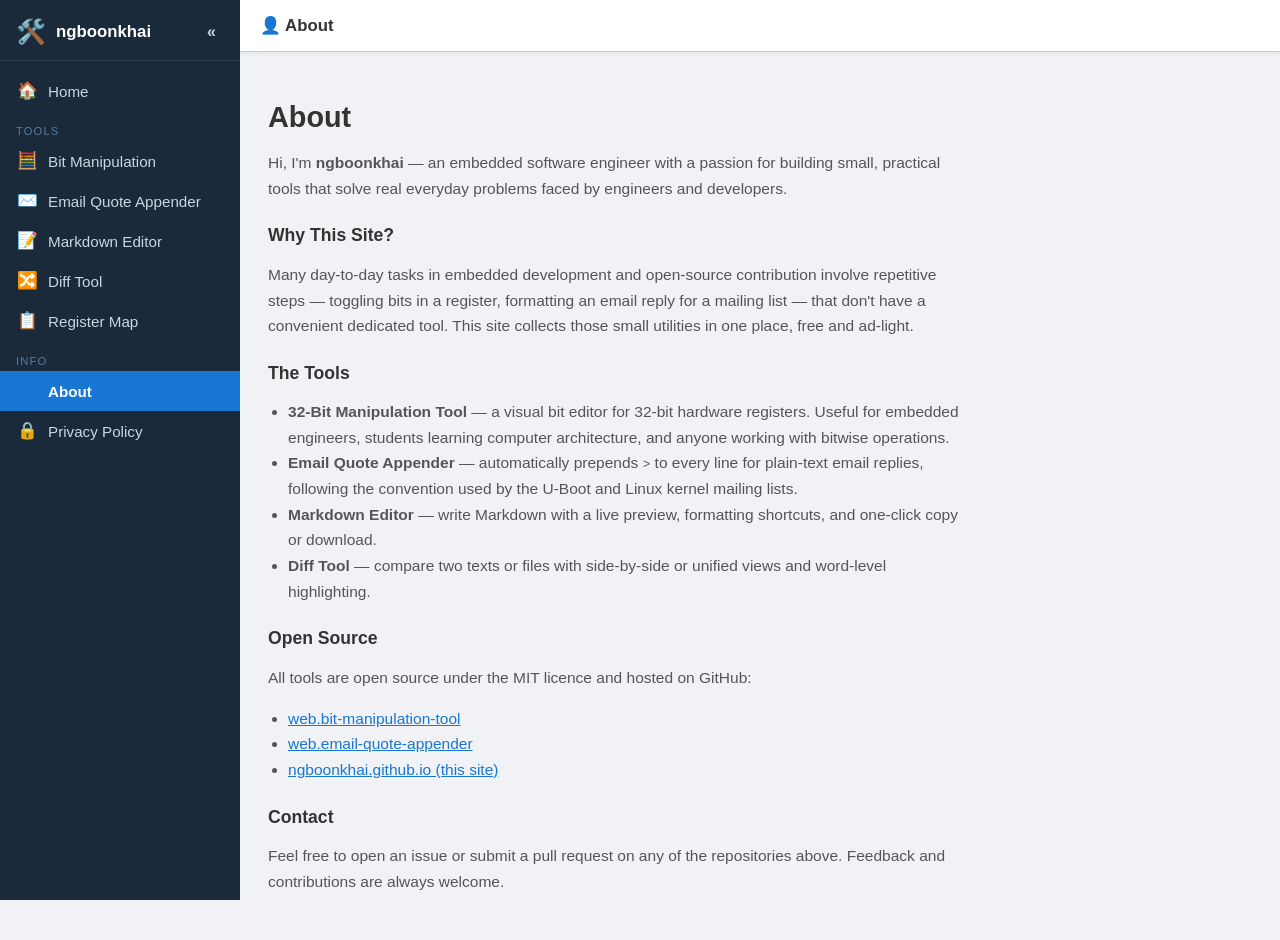
<file: about.html>
<!--
  MIT License
  Copyright (c) 2025 ngboonkhai
-->
<!DOCTYPE html>
<html lang="en">
<head>
  <meta charset="UTF-8">
  <meta name="viewport" content="width=device-width, initial-scale=1.0">
  <title>About – ngboonkhai Developer Tools</title>
  <link rel="stylesheet" href="style.css">
</head>
<body>

  <nav class="sidebar" id="sidebar">
    <div class="sidebar-header">
      <span class="sidebar-logo">🛠️</span>
      <span class="sidebar-title">ngboonkhai</span>
      <button class="sidebar-collapse" id="sidebarCollapse" aria-label="Collapse menu" title="Collapse menu">«</button>
      <button class="sidebar-close" id="sidebarClose" aria-label="Close menu">✕</button>
    </div>
    <ul class="nav-list">
      <li><a href="index.html" class="nav-item" title="Home"><span class="nav-icon">🏠</span><span class="nav-label"> Home</span></a></li>
      <li class="nav-section-label">Tools</li>
      <li><a href="index.html#bit-tool" class="nav-item" title="Bit Manipulation"><span class="nav-icon">🧮</span><span class="nav-label"> Bit Manipulation</span></a></li>
      <li><a href="index.html#quote-tool" class="nav-item" title="Email Quote Appender"><span class="nav-icon">✉️</span><span class="nav-label"> Email Quote Appender</span></a></li>
      <li><a href="index.html#markdown-tool" class="nav-item" title="Markdown Editor"><span class="nav-icon">📝</span><span class="nav-label"> Markdown Editor</span></a></li>
      <li><a href="index.html#diff-tool" class="nav-item" title="Diff Tool"><span class="nav-icon">🔀</span><span class="nav-label"> Diff Tool</span></a></li>
      <li><a href="index.html#regmap-browse" class="nav-item" title="Register Map"><span class="nav-icon">📋</span><span class="nav-label"> Register Map</span></a></li>
      <li class="nav-section-label">Info</li>
      <li><a href="about.html" class="nav-item active" title="About"><span class="nav-icon">👤</span><span class="nav-label"> About</span></a></li>
      <li><a href="privacy.html" class="nav-item" title="Privacy Policy"><span class="nav-icon">🔒</span><span class="nav-label"> Privacy Policy</span></a></li>
    </ul>
  </nav>

  <div class="overlay" id="overlay"></div>

  <div class="main-wrapper">
    <header class="topbar">
      <button class="hamburger" id="hamburger" aria-label="Open menu">☰</button>
      <span class="topbar-title">👤 About</span>
    </header>

    <main class="page-content">
      <h1>About</h1>

      <p>
        Hi, I'm <strong>ngboonkhai</strong> — an embedded software engineer with
        a passion for building small, practical tools that solve real everyday
        problems faced by engineers and developers.
      </p>

      <h2>Why This Site?</h2>
      <p>
        Many day-to-day tasks in embedded development and open-source
        contribution involve repetitive steps — toggling bits in a register,
        formatting an email reply for a mailing list — that don't have a
        convenient dedicated tool. This site collects those small utilities in
        one place, free and ad-light.
      </p>

      <h2>The Tools</h2>
      <ul>
        <li>
          <strong>32-Bit Manipulation Tool</strong> — a visual bit editor for
          32-bit hardware registers. Useful for embedded engineers, students
          learning computer architecture, and anyone working with bitwise
          operations.
        </li>
        <li>
          <strong>Email Quote Appender</strong> — automatically prepends
          <code>&gt;</code> to every line for plain-text email replies, following
          the convention used by the U-Boot and Linux kernel mailing lists.
        </li>
        <li>
          <strong>Markdown Editor</strong> — write Markdown with a live
          preview, formatting shortcuts, and one-click copy or download.
        </li>
        <li>
          <strong>Diff Tool</strong> — compare two texts or files with
          side-by-side or unified views and word-level highlighting.
        </li>
      </ul>

      <h2>Open Source</h2>
      <p>
        All tools are open source under the MIT licence and hosted on GitHub:
      </p>
      <ul>
        <li><a href="https://github.com/ngboonkhai/web.bit-manipulation-tool" target="_blank" rel="noopener">web.bit-manipulation-tool</a></li>
        <li><a href="https://github.com/ngboonkhai/web.email-quote-appender" target="_blank" rel="noopener">web.email-quote-appender</a></li>
        <li><a href="https://github.com/ngboonkhai/ngboonkhai.github.io" target="_blank" rel="noopener">ngboonkhai.github.io (this site)</a></li>
      </ul>

      <h2>Contact</h2>
      <p>
        Feel free to open an issue or submit a pull request on any of the
        repositories above. Feedback and contributions are always welcome.
      </p>
    </main>
  </div>

  <script>
    const hamburger    = document.getElementById('hamburger');
    const sidebar      = document.getElementById('sidebar');
    const overlay      = document.getElementById('overlay');
    const sidebarClose = document.getElementById('sidebarClose');
    hamburger.addEventListener('click',    () => { sidebar.classList.add('open');    overlay.classList.add('visible'); });
    sidebarClose.addEventListener('click', () => { sidebar.classList.remove('open'); overlay.classList.remove('visible'); });
    overlay.addEventListener('click',      () => { sidebar.classList.remove('open'); overlay.classList.remove('visible'); });

    const sidebarCollapse = document.getElementById('sidebarCollapse');
    function applyCollapsedState() {
      const collapsed = localStorage.getItem('sidebarCollapsed') === 'true';
      document.body.classList.toggle('sidebar-collapsed', collapsed);
      sidebarCollapse.textContent = collapsed ? '»' : '«';
    }
    sidebarCollapse.addEventListener('click', () => {
      const collapsed = document.body.classList.toggle('sidebar-collapsed');
      localStorage.setItem('sidebarCollapsed', collapsed);
      sidebarCollapse.textContent = collapsed ? '»' : '«';
    });
    applyCollapsedState();
  </script>
</body>
</html>
</file>
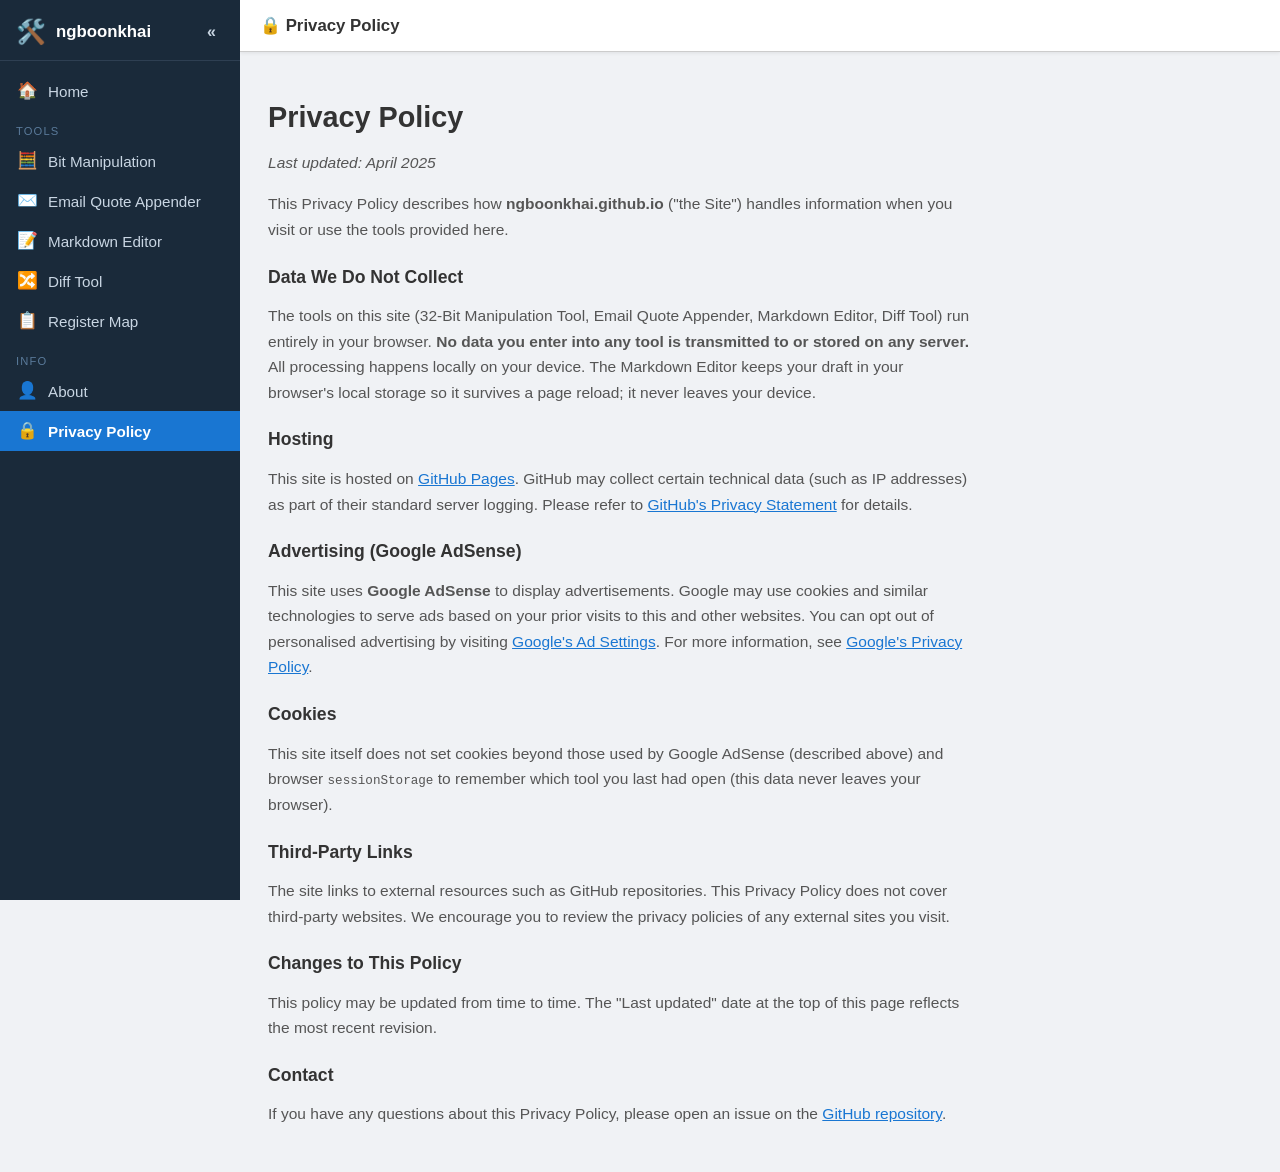
<file: privacy.html>
<!--
  MIT License
  Copyright (c) 2025 ngboonkhai
-->
<!DOCTYPE html>
<html lang="en">
<head>
  <meta charset="UTF-8">
  <meta name="viewport" content="width=device-width, initial-scale=1.0">
  <title>Privacy Policy – ngboonkhai Developer Tools</title>
  <link rel="stylesheet" href="style.css">
</head>
<body>

  <nav class="sidebar" id="sidebar">
    <div class="sidebar-header">
      <span class="sidebar-logo">🛠️</span>
      <span class="sidebar-title">ngboonkhai</span>
      <button class="sidebar-collapse" id="sidebarCollapse" aria-label="Collapse menu" title="Collapse menu">«</button>
      <button class="sidebar-close" id="sidebarClose" aria-label="Close menu">✕</button>
    </div>
    <ul class="nav-list">
      <li><a href="index.html" class="nav-item" title="Home"><span class="nav-icon">🏠</span><span class="nav-label"> Home</span></a></li>
      <li class="nav-section-label">Tools</li>
      <li><a href="index.html#bit-tool" class="nav-item" title="Bit Manipulation"><span class="nav-icon">🧮</span><span class="nav-label"> Bit Manipulation</span></a></li>
      <li><a href="index.html#quote-tool" class="nav-item" title="Email Quote Appender"><span class="nav-icon">✉️</span><span class="nav-label"> Email Quote Appender</span></a></li>
      <li><a href="index.html#markdown-tool" class="nav-item" title="Markdown Editor"><span class="nav-icon">📝</span><span class="nav-label"> Markdown Editor</span></a></li>
      <li><a href="index.html#diff-tool" class="nav-item" title="Diff Tool"><span class="nav-icon">🔀</span><span class="nav-label"> Diff Tool</span></a></li>
      <li><a href="index.html#regmap-browse" class="nav-item" title="Register Map"><span class="nav-icon">📋</span><span class="nav-label"> Register Map</span></a></li>
      <li class="nav-section-label">Info</li>
      <li><a href="about.html" class="nav-item" title="About"><span class="nav-icon">👤</span><span class="nav-label"> About</span></a></li>
      <li><a href="privacy.html" class="nav-item active" title="Privacy Policy"><span class="nav-icon">🔒</span><span class="nav-label"> Privacy Policy</span></a></li>
    </ul>
  </nav>

  <div class="overlay" id="overlay"></div>

  <div class="main-wrapper">
    <header class="topbar">
      <button class="hamburger" id="hamburger" aria-label="Open menu">☰</button>
      <span class="topbar-title">🔒 Privacy Policy</span>
    </header>

    <main class="page-content">
      <h1>Privacy Policy</h1>
      <p><em>Last updated: April 2025</em></p>

      <p>
        This Privacy Policy describes how <strong>ngboonkhai.github.io</strong>
        ("the Site") handles information when you visit or use the tools
        provided here.
      </p>

      <h2>Data We Do Not Collect</h2>
      <p>
        The tools on this site (32-Bit Manipulation Tool, Email Quote Appender, Markdown Editor, Diff Tool)
        run entirely in your browser. <strong>No data you enter into any tool
        is transmitted to or stored on any server.</strong> All processing
        happens locally on your device. The Markdown Editor keeps your draft in your
        browser's local storage so it survives a page reload; it never leaves your device.
      </p>

      <h2>Hosting</h2>
      <p>
        This site is hosted on <a href="https://pages.github.com/" target="_blank" rel="noopener">GitHub Pages</a>.
        GitHub may collect certain technical data (such as IP addresses) as
        part of their standard server logging. Please refer to
        <a href="https://docs.github.com/en/site-policy/privacy-policies/github-general-privacy-statement" target="_blank" rel="noopener">GitHub's Privacy Statement</a>
        for details.
      </p>

      <h2>Advertising (Google AdSense)</h2>
      <p>
        This site uses <strong>Google AdSense</strong> to display advertisements.
        Google may use cookies and similar technologies to serve ads based on
        your prior visits to this and other websites. You can opt out of
        personalised advertising by visiting
        <a href="https://www.google.com/settings/ads" target="_blank" rel="noopener">Google's Ad Settings</a>.
        For more information, see
        <a href="https://policies.google.com/privacy" target="_blank" rel="noopener">Google's Privacy Policy</a>.
      </p>

      <h2>Cookies</h2>
      <p>
        This site itself does not set cookies beyond those used by Google AdSense
        (described above) and browser <code>sessionStorage</code> to remember
        which tool you last had open (this data never leaves your browser).
      </p>

      <h2>Third-Party Links</h2>
      <p>
        The site links to external resources such as GitHub repositories. This
        Privacy Policy does not cover third-party websites. We encourage you to
        review the privacy policies of any external sites you visit.
      </p>

      <h2>Changes to This Policy</h2>
      <p>
        This policy may be updated from time to time. The "Last updated" date
        at the top of this page reflects the most recent revision.
      </p>

      <h2>Contact</h2>
      <p>
        If you have any questions about this Privacy Policy, please open an
        issue on the
        <a href="https://github.com/ngboonkhai/ngboonkhai.github.io" target="_blank" rel="noopener">GitHub repository</a>.
      </p>
    </main>
  </div>

  <script>
    const hamburger    = document.getElementById('hamburger');
    const sidebar      = document.getElementById('sidebar');
    const overlay      = document.getElementById('overlay');
    const sidebarClose = document.getElementById('sidebarClose');
    hamburger.addEventListener('click',    () => { sidebar.classList.add('open');    overlay.classList.add('visible'); });
    sidebarClose.addEventListener('click', () => { sidebar.classList.remove('open'); overlay.classList.remove('visible'); });
    overlay.addEventListener('click',      () => { sidebar.classList.remove('open'); overlay.classList.remove('visible'); });

    const sidebarCollapse = document.getElementById('sidebarCollapse');
    function applyCollapsedState() {
      const collapsed = localStorage.getItem('sidebarCollapsed') === 'true';
      document.body.classList.toggle('sidebar-collapsed', collapsed);
      sidebarCollapse.textContent = collapsed ? '»' : '«';
    }
    sidebarCollapse.addEventListener('click', () => {
      const collapsed = document.body.classList.toggle('sidebar-collapsed');
      localStorage.setItem('sidebarCollapsed', collapsed);
      sidebarCollapse.textContent = collapsed ? '»' : '«';
    });
    applyCollapsedState();
  </script>
</body>
</html>
</file>
<file: style.css>
/*
  MIT License
  Copyright (c) 2025 ngboonkhai
*/

:root {
  --bg-color: #f0f2f5;
  --text-color: #333;
  --input-bg: #fff;
  --input-border: #ccc;
  --button-bg: #1976d2;
  --button-hover: #1565c0;
  --sidebar-bg: #1a2a3a;
  --sidebar-text: #c9d6e3;
  --sidebar-hover: #243447;
  --sidebar-active: #1976d2;
  --sidebar-width: 240px;
  --sidebar-collapsed-width: 68px;
  --topbar-height: 52px;
}

*, *::before, *::after { box-sizing: border-box; }

body {
  margin: 0;
  font-family: Arial, sans-serif;
  background-color: var(--bg-color);
  color: var(--text-color);
  display: flex;
}

/* ── Sidebar ─────────────────────────────────────── */
.sidebar {
  position: fixed;
  top: 0; left: 0;
  width: var(--sidebar-width);
  height: 100vh;
  background: var(--sidebar-bg);
  display: flex;
  flex-direction: column;
  z-index: 200;
  transition: transform 0.25s ease, width 0.2s ease;
}

.sidebar-header {
  display: flex;
  align-items: center;
  gap: 10px;
  padding: 18px 16px 14px;
  border-bottom: 1px solid #2e3f52;
}

.sidebar-logo { font-size: 1.5em; }

.sidebar-title {
  color: #fff;
  font-size: 1.05em;
  font-weight: bold;
  flex: 1;
}

.sidebar-close {
  display: none;
  background: none;
  border: none;
  color: var(--sidebar-text);
  font-size: 1.1em;
  cursor: pointer;
  padding: 2px 6px;
}

.sidebar-collapse {
  background: none;
  border: none;
  color: var(--sidebar-text);
  font-size: 1em;
  font-weight: bold;
  cursor: pointer;
  padding: 2px 8px;
  border-radius: 4px;
}

.sidebar-collapse:hover { background: var(--sidebar-hover); color: #fff; }

.nav-list {
  list-style: none;
  margin: 10px 0 0;
  padding: 0;
  flex: 1;
  overflow-y: auto;
}

.nav-section-label {
  font-size: 0.7em;
  text-transform: uppercase;
  letter-spacing: 0.1em;
  color: #5a7a9a;
  padding: 14px 16px 4px;
  white-space: nowrap;
}

.nav-item {
  display: flex;
  align-items: center;
  gap: 10px;
  padding: 10px 16px;
  color: var(--sidebar-text);
  text-decoration: none;
  border-radius: 0;
  font-size: 0.95em;
  transition: background 0.15s, color 0.15s;
  cursor: pointer;
  white-space: nowrap;
}

.nav-item:hover { background: var(--sidebar-hover); color: #fff; }
.nav-item.active { background: var(--sidebar-active); color: #fff; font-weight: bold; }
.nav-icon { font-size: 1.1em; width: 22px; text-align: center; flex-shrink: 0; }

/* ── Collapsed sidebar (icons only) ──────────────────── */
body.sidebar-collapsed .sidebar { width: var(--sidebar-collapsed-width); }
body.sidebar-collapsed .main-wrapper { margin-left: var(--sidebar-collapsed-width); }
body.sidebar-collapsed .sidebar-title,
body.sidebar-collapsed .nav-label,
body.sidebar-collapsed .nav-section-label { display: none; }
body.sidebar-collapsed .sidebar-header {
  flex-direction: column;
  gap: 8px;
  padding: 16px 4px;
}
body.sidebar-collapsed .nav-item { justify-content: center; padding: 10px 4px; }

@media (max-width: 768px) {
  .sidebar-collapse { display: none; }
  body.sidebar-collapsed .sidebar { width: var(--sidebar-width); }
  body.sidebar-collapsed .main-wrapper { margin-left: 0; }
  body.sidebar-collapsed .sidebar-title,
  body.sidebar-collapsed .nav-label,
  body.sidebar-collapsed .nav-section-label { display: block; }
  body.sidebar-collapsed .sidebar-header { flex-direction: row; padding: 18px 16px 14px; }
  body.sidebar-collapsed .nav-item { justify-content: flex-start; padding: 10px 16px; }
}

/* ── Overlay (mobile) ─────────────────────────────── */
.overlay {
  display: none;
  position: fixed;
  inset: 0;
  background: rgba(0,0,0,0.5);
  z-index: 150;
}
.overlay.visible { display: block; }

/* ── Main wrapper ─────────────────────────────────── */
.main-wrapper {
  margin-left: var(--sidebar-width);
  flex: 1;
  min-height: 100vh;
  display: flex;
  flex-direction: column;
  transition: margin-left 0.2s ease;
}

/* ── Topbar ───────────────────────────────────────── */
.topbar {
  position: sticky;
  top: 0;
  height: var(--topbar-height);
  background: #fff;
  border-bottom: 1px solid var(--input-border);
  display: flex;
  align-items: center;
  gap: 14px;
  padding: 0 20px;
  z-index: 100;
  box-shadow: 0 1px 4px rgba(0,0,0,0.08);
}

.hamburger {
  display: none;
  background: none;
  border: none;
  font-size: 1.4em;
  cursor: pointer;
  color: var(--text-color);
  padding: 4px 6px;
}

.topbar-title {
  font-size: 1.05em;
  font-weight: bold;
  color: var(--text-color);
}

/* ── Home content ─────────────────────────────────── */
.content {
  padding: 30px 28px;
  max-width: 960px;
}

.content h1 {
  font-size: 1.9em;
  margin-bottom: 10px;
}

.lead {
  font-size: 1.05em;
  color: #555;
  margin-bottom: 30px;
  line-height: 1.6;
}

.tool-cards {
  display: grid;
  grid-template-columns: repeat(auto-fit, minmax(320px, 1fr));
  gap: 22px;
  margin-bottom: 34px;
}

.tool-card {
  background: #fff;
  border: 1px solid var(--input-border);
  border-radius: 10px;
  padding: 24px;
  box-shadow: 0 2px 8px rgba(0,0,0,0.07);
  display: flex;
  flex-direction: column;
  gap: 10px;
}

.tool-card-icon { font-size: 2.2em; }

.tool-card h2 {
  margin: 0;
  font-size: 1.2em;
  color: var(--button-bg);
}

.tool-card p {
  margin: 0;
  font-size: 0.95em;
  color: #555;
  line-height: 1.55;
}

.tool-card ul {
  margin: 0;
  padding-left: 18px;
  font-size: 0.9em;
  color: #555;
}

.tool-card ul li { margin-bottom: 3px; }

.card-btn {
  margin-top: auto;
  padding: 10px 16px;
  background: var(--button-bg);
  color: #fff;
  border: none;
  border-radius: 5px;
  cursor: pointer;
  font-size: 0.95em;
  font-weight: bold;
  transition: background 0.2s;
  align-self: flex-start;
}

.card-btn:hover { background: var(--button-hover); }

.tool-info {
  max-width: 900px;
  padding: 22px 24px;
  background: #f9f9f9;
  border-radius: 10px;
  line-height: 1.6;
  box-shadow: 0 2px 8px rgba(0,0,0,0.07);
}

.tool-info h2 { margin-top: 16px; color: #333; font-size: 1.1em; }
.tool-info p  { font-size: 0.95em; color: #555; }

/* ── Register Map breadcrumb ──────────────────────── */
.breadcrumb {
  font-size: 0.9em;
  color: #666;
  margin-bottom: 12px;
}

.breadcrumb a {
  color: var(--button-bg);
  text-decoration: none;
  cursor: pointer;
}

.breadcrumb a:hover { text-decoration: underline; }

.breadcrumb .sep { margin: 0 6px; color: #999; }

/* ── iframe view ──────────────────────────────────── */
.iframe-view {
  flex: 1;
  display: flex;
  flex-direction: column;
  position: relative;
}

.iframe-view iframe {
  flex: 1;
  width: 100%;
  height: calc(100vh - var(--topbar-height));
  border: none;
}

.iframe-toolbar {
  display: flex;
  align-items: center;
  justify-content: space-between;
  gap: 12px;
  padding: 8px 16px;
  background: #f5f5f5;
  border-bottom: 1px solid var(--input-border);
}

.back-btn {
  background: none;
  border: none;
  color: var(--button-bg);
  font-size: 0.95em;
  font-weight: bold;
  cursor: pointer;
  padding: 4px 0;
}

.back-btn:hover { text-decoration: underline; }

.new-tab-link {
  font-size: 0.9em;
  color: var(--button-bg);
  text-decoration: none;
}

.new-tab-link:hover { text-decoration: underline; }

.iframe-toolbar-disclaimer {
  font-size: 0.82em;
  color: #777;
  flex: 1;
  text-align: center;
}

.iframe-toolbar-disclaimer a {
  color: var(--button-bg);
}

.disclaimer {
  font-size: 0.85em;
  color: #777;
  background: #f9f9f9;
  border: 1px solid var(--input-border);
  border-radius: 8px;
  padding: 14px 18px;
  line-height: 1.6;
  max-width: 760px;
}

.disclaimer a { color: var(--button-bg); }

.iframe-loading {
  position: absolute;
  top: 50%;
  left: 50%;
  transform: translate(-50%, -50%);
  color: #777;
  font-size: 0.95em;
  text-align: center;
  padding: 20px;
}


.hidden { display: none !important; }

/* ── About / Privacy shared content ──────────────── */
.page-content {
  padding: 30px 28px;
  max-width: 760px;
}

.page-content h1 { font-size: 1.8em; margin-bottom: 16px; }
.page-content h2 { margin-top: 24px; font-size: 1.1em; color: #333; }
.page-content p, .page-content ul { font-size: 0.97em; color: #555; line-height: 1.65; }
.page-content ul { padding-left: 20px; }
.page-content a { color: var(--button-bg); }

/* ── Responsive ───────────────────────────────────── */
@media (max-width: 768px) {
  .sidebar {
    transform: translateX(-100%);
  }
  .sidebar.open {
    transform: translateX(0);
  }
  .sidebar-close { display: block; }
  .main-wrapper  { margin-left: 0; }
  .hamburger     { display: block; }
  .content       { padding: 20px 16px; }
  .content h1    { font-size: 1.5em; }
  .tool-cards    { grid-template-columns: 1fr; }
  .page-content  { padding: 20px 16px; }
  .iframe-toolbar {
    flex-wrap: wrap;
    justify-content: flex-start;
  }
  .iframe-toolbar-disclaimer {
    order: 3;
    text-align: left;
    flex: 1 0 100%;
  }
}
</file>
